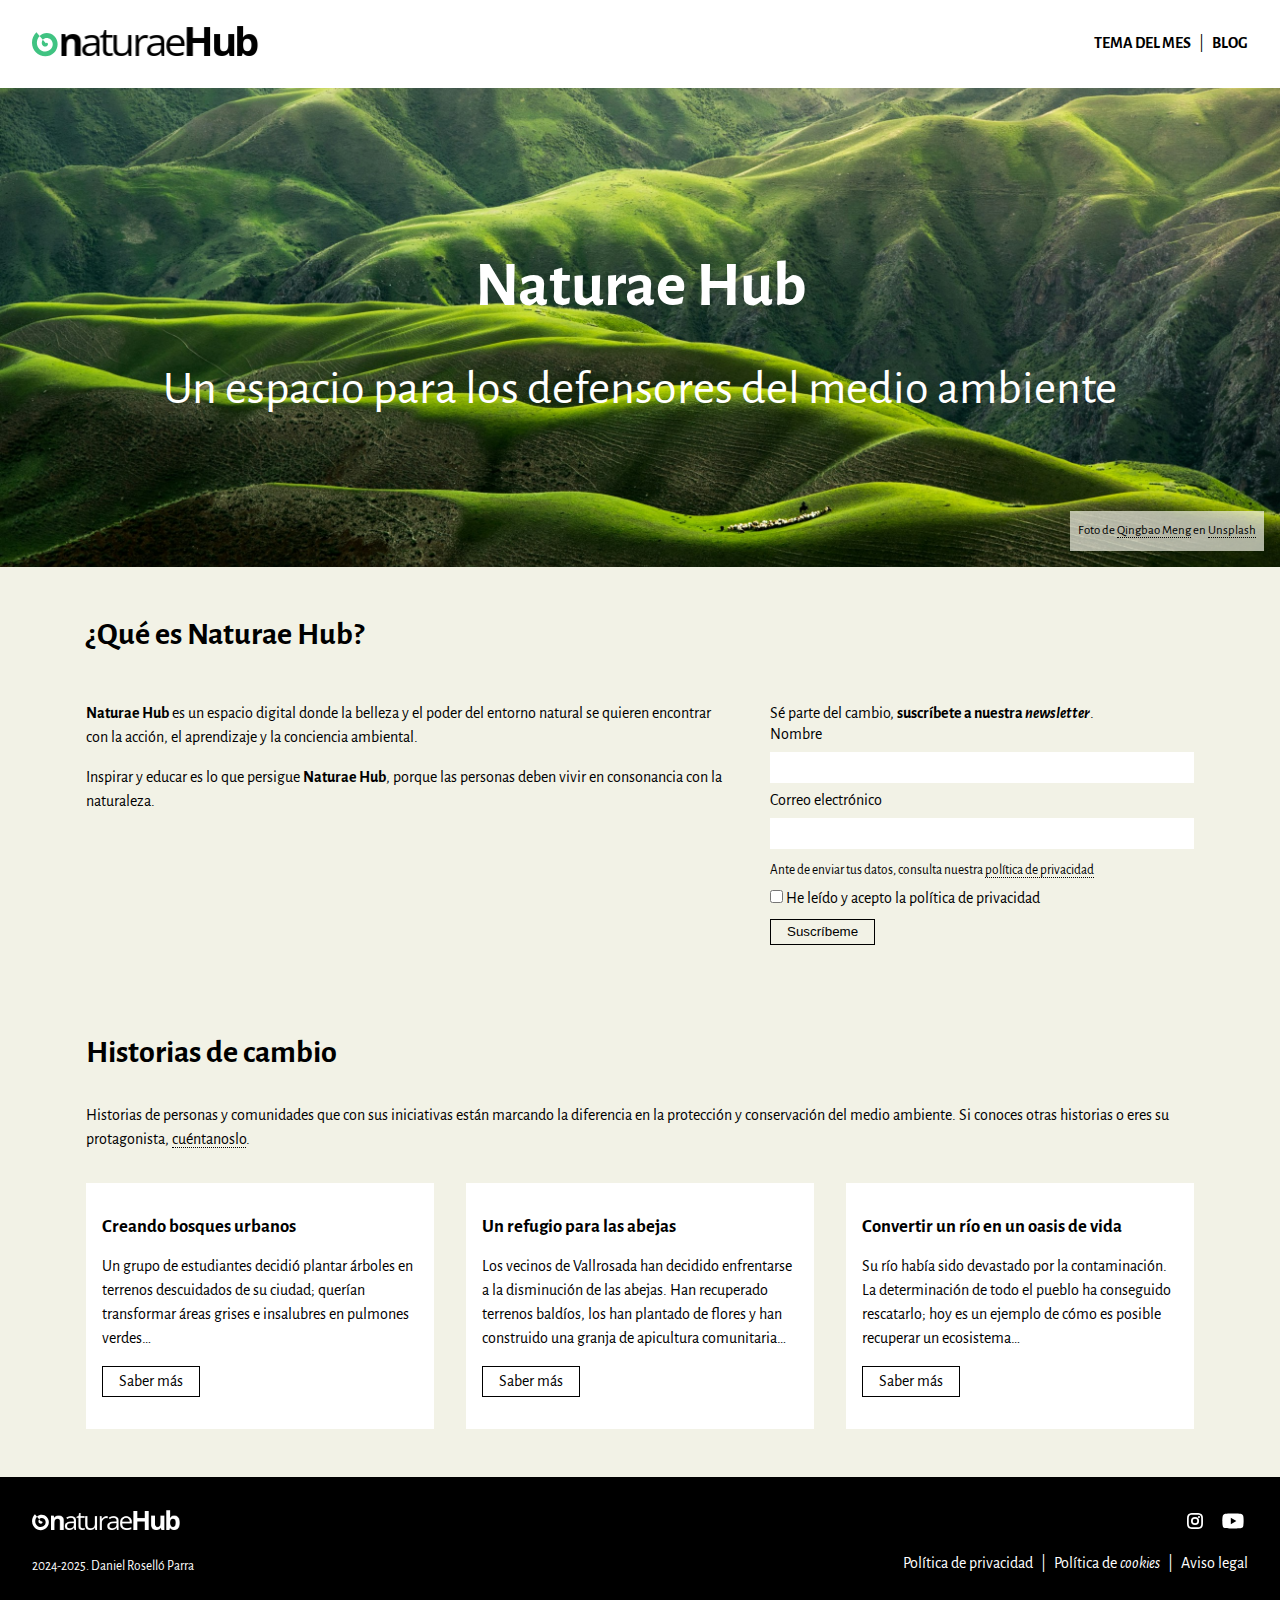
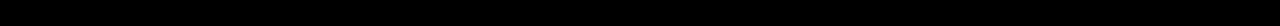
<file: index.html>
<!DOCTYPE html>
<html lang="es">
<head>
    <meta charset="UTF-8">
    <meta name="viewport" content="width=device-width, initial-scale=1.0">
    <meta name="description" content="Descubre la naturaleza con NatureHub. Encuentra información sobre parques naturales, rutas de senderismo, y cómo contribuir a la conservación del medio ambiente. ¡Únete a nuestra comunidad de amantes de la naturaleza!">
    <meta name="keywords" content="naturaleza, medio ambiente, parques naturales, rutas de senderismo, sostenibilidad">
    <title>Inicio | Naturae Hub</title>
    <link rel="stylesheet" href="./css/estilos.css">
    <link rel="icon" href="./img/favicon.png">
</head>
<body>
<header class="main-header">
    <a href="./index.html"><img src="./img/logotip.svg" alt="Logotipo naturae Hub" class="logo"></a>
    <nav class="menu">
        <ul>
            <li><a href="./tema-del-mes.html">Tema del mes</a></li>
            <li><a href="./blog.html">Blog</a></li>
        </ul>
    </nav>
</header>
<main class="main-index">
    <section id="banner">
        <div class="banner-content">
            <h1>Naturae Hub</h1>
            <p>Un espacio para los defensores del medio ambiente</p>              
        </div>
        <div class="banner-credito credito">
            <p>Foto de <a href="https://unsplash.com/@ideasboom?utm_content=creditCopyText&utm_medium=referral&utm_source=unsplash" target="_blank">Qingbao Meng</a> en <a href="https://unsplash.com/photos/birds-eye-view-photograph-of-green-mountains-01_igFr7hd4?utm_content=creditCopyText&utm_medium=referral&utm_source=unsplash" target="_blank">Unsplash</a></p>
        </div>    
    </section>
    <div class="main-container">
        <section id="que-es">
            <h2>¿Qué es Naturae Hub?</h2>
            <div class="que-es-container">
                <div class="que-es-content">                
                    <p><strong>Naturae Hub</strong> es un espacio digital donde la belleza y el poder del entorno natural se quieren encontrar con la acción, el aprendizaje y la conciencia ambiental.</p>
                    <p>Inspirar y educar es lo que persigue <strong>Naturae Hub</strong>, porque las personas deben vivir en consonancia con la naturaleza.</p>
                </div>
                <form action="#" method="post" class="que-es-form">
                    <p>Sé parte del cambio, <b>suscríbete a nuestra <i lang="en">newsletter</i></b>.</p>
                    <div class="form-group nombre">
                        <label for="nombre">Nombre</label>
                        <input type="text" name="nombre" id="nombre" required>
                    </div>
                    <div class="form-group email">
                        <label for="email">Correo electrónico</label>
                        <input type="email" name="email" id="email" required>
                    </div>
                    
                    <p><small>Ante de enviar tus datos, consulta nuestra <a href="#">política de privacidad</a></small></p>
                    <input type="checkbox" name="acepta" id="acepto" required><label for="acepto"> He leído y acepto la política de privacidad</label>
                    <input type="submit" class="boton" value="Suscríbeme">
                </form>
            </div> <!-- Qué es container -->           
        </section>
        <section id="historias">
            <header>
                <h2>Historias de cambio</h2>
                <p>Historias de personas y comunidades que con sus iniciativas están marcando la diferencia en la protección y conservación del medio ambiente. Si conoces otras historias o eres su protagonista, <a href="mailto:historias@naturaehub.org">cuéntanoslo</a>.</p>
            </header>            
            <div class="historias-article-container">
                <article>
                    <header>
                        <h3 class="article-title"><a href="#">Creando bosques urbanos</a></h3>
                    </header>
                    <p>Un grupo de estudiantes decidió plantar árboles en terrenos descuidados de su ciudad; querían transformar áreas grises e insalubres en pulmones verdes…</p>
                    <a href="#" class="boton">Saber más</a>
                </article>
                <article>
                    <header>
                        <h3 class="article-title"><a href="#">Un refugio para las abejas</a></h3>
                    </header>
                    <p>Los vecinos de Vallrosada han decidido enfrentarse a la disminución de las abejas. Han recuperado terrenos baldíos, los han plantado de flores y han construido una granja de apicultura comunitaria…</p>
                    <a href="#" class="boton">Saber más</a>
                </article>
                <article>
                    <header>
                        <h3 class="article-title"><a href="#">Convertir un río en un oasis de vida</a></h3>
                    </header>
                    <p>Su río había sido devastado por la contaminación. La determinación de todo el pueblo ha conseguido rescatarlo; hoy es un ejemplo de cómo es posible recuperar un ecosistema…</p>
                    <a href="#" class="boton">Saber más</a>
                </article>
            </div>
        </section>
    </div>
</main>
<footer class="main-footer">
    <div class="footer-info">
        <img src="./img/logotip-n.svg" alt="Logotipo naturaeHub" class="logo-n">
        <p class="nombre"><small>2024-2025. Daniel Roselló Parra</small></p>
    </div>    
    <div class="footer-links">
        <div class="social">
            <a href="#"><img src="./img/instagram.svg" alt="Logotipo Instagram"></a>
            <a href="#"><img src="./img/youtube.svg" alt="Logotipo Youtube"></a>
        </div>
        <div class="legal">
            <ul>
                <li><a href="#">Política de privacidad</a></li>
                <li><a href="#">Política de <i lang="en">cookies</i></a></li>
                <li><a href="#">Aviso legal</a></li>
            </ul>
        </div>
    </div>
</footer>
</body>
</html>
</file>
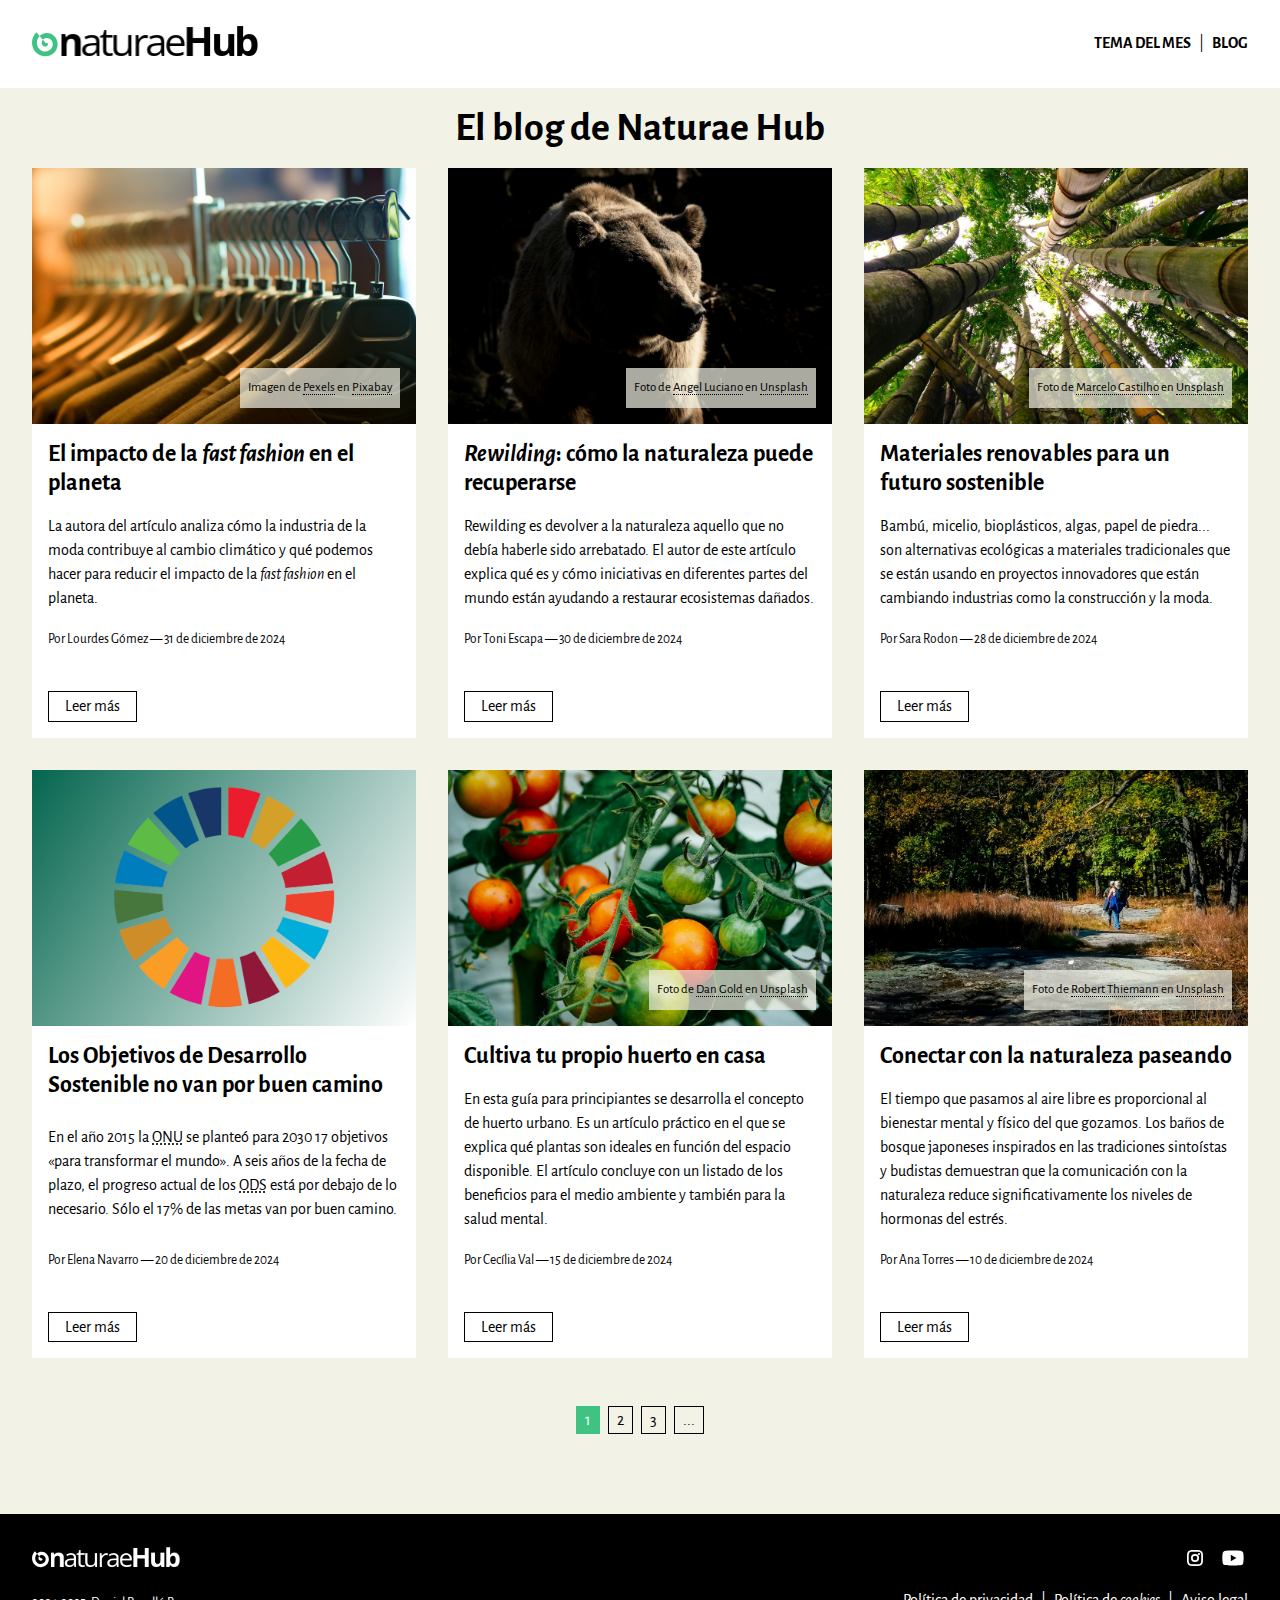
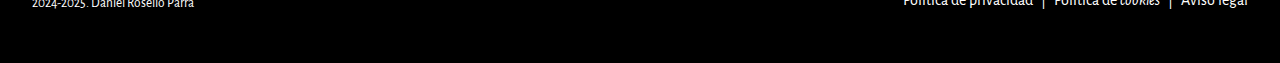
<file: blog.html>
<!DOCTYPE html>
<html lang="es">
<head>
    <meta charset="UTF-8">
    <meta name="viewport" content="width=device-width, initial-scale=1.0">
    <meta name="description" content="Explora el blog de NatureHub, donde abordamos temas como sostenibilidad, biodiversidad, fast fashion, rewilding, materiales renovables y más. Inspírate con artículos sobre el medio ambiente y cómo mejorar nuestra conexión con la naturaleza.
    ">
    <meta name="keywords" content="blog sobre naturaleza, NatureHub, sostenibilidad, biodiversidad, medio ambiente, fast fashion, rewilding, materiales renovables, objetivos de desarrollo sostenible, huertos urbanos, conectar con la naturaleza, bienestar ambiental
    ">
    <title>Blog | Naturae Hub</title>
    <link rel="stylesheet" href="./css/estilos.css">
    <link rel="icon" href="./img/favicon.png">
</head>
<body>
<header class="main-header">
    <a href="./index.html"><img src="./img/logotip.svg" alt="Logotipo naturae Hub" class="logo"></a>
    <nav class="menu">
        <ul>
            <li><a href="./tema-del-mes.html">Tema del mes</a></li>
            <li><a href="./blog.html">Blog</a></li>
        </ul>
    </nav>
</header>
<!-- Pongo 2 clases al main para  asignarle paddig según contenido. Por ejemplo todo el main del index (al que he llamado main-index), no tiene padding-->
<main class="main blog">   
    <h1 id="blog-titulo">El blog de Naturae Hub</h1>
    <div class="main-container">    
        <div class="blog-article-container">           
            <article class="blog-card">
                <figure class="credito">
                    <img src="./img/post-fast-fashion.jpg" alt="Perchero">
                    <figcaption>
                        <p>Imagen de <a href="https://pixabay.com/es/users/pexels-2286921/?utm_source=link-attribution&utm_medium=referral&utm_campaign=image&utm_content=1834650" target="_blank">Pexels</a> en <a href="https://pixabay.com/es//?utm_source=link-attribution&utm_medium=referral&utm_campaign=image&utm_content=1834650" target="_blank">Pixabay</a></p>
                    </figcaption>
                </figure>
                <div class="blog-content">
                    <header class="blog-card-header">
                        <h2><a href="./post.html">El impacto de la <i lang="en">fast fashion</i> en el planeta</a></h2>                
                    </header>            
                    <p>La autora del artículo analiza cómo la industria de la moda contribuye al cambio climático y qué podemos hacer para reducir el impacto de la <i lang="en">fast fashion</i> en el planeta.</p>
                    <footer class="blog-card-footer">
                        <p><small>Por Lourdes Gómez — <time datetime="2024-12-31">31 de diciembre de 2024</time></small></p>
                        <a href="./post.html" class="boton">Leer más</a> 
                    </footer>  
                </div>               
            </article>
            <article class="blog-card">
                <figure class="credito">
                    <img src="./img/blog-oso.jpg" alt="Oso">
                    <figcaption>
                        <p>Foto de <a href="https://unsplash.com/@roaming_angel?utm_content=creditCopyText&utm_medium=referral&utm_source=unsplash" target="_blank">Angel Luciano</a> en <a href="https://unsplash.com/photos/brown-grizzly-bear-crawling-in-the-woods-kNeWMuetKrY?utm_content=creditCopyText&utm_medium=referral&utm_source=unsplash" target="_blank">Unsplash</a></p>
                    </figcaption>
                </figure>
                <div class="blog-content">
                    <header class="blog-card-header">
                        <h2><a href="#"><i lang="en">Rewilding</i>: cómo la naturaleza puede recuperarse</a></h2>
                    </header>
                    <p>Rewilding es devolver a la naturaleza aquello que no debía haberle sido arrebatado. El autor de este artículo explica qué es y cómo iniciativas en diferentes partes del mundo están ayudando a restaurar ecosistemas dañados.</p>
                    <footer class="blog-card-footer">
                        <p><small>Por Toni Escapa — <time datetime="2024-12-30">30 de diciembre de 2024</time></small></p>
                        <a href="#" class="boton">Leer más</a>
                    </footer>
                </div>
            </article>
            
            <article class="blog-card">
                <figure class="credito">
                    <img src="./img/blog-bambu.jpg" alt="Bambú">
                    <figcaption>
                        <p>Foto de <a href="https://unsplash.com/@marcelac61?utm_content=creditCopyText&utm_medium=referral&utm_source=unsplash" target="_blank">Marcelo Castilho</a> en <a href="https://unsplash.com/photos/a-group-of-tall-bamboo-trees-in-a-forest-58V7w40BE6g?utm_content=creditCopyText&utm_medium=referral&utm_source=unsplash" target="_blank">Unsplash</a></p>
                    </figcaption>
                </figure>
                <div class="blog-content">
                    <header class="blog-card-header">
                        <h2><a href="#">Materiales renovables para un futuro sostenible</a></h2>
                    </header>
                    <p>Bambú, micelio, bioplásticos, algas, papel de piedra... son alternativas ecológicas a materiales tradicionales que se están usando en proyectos innovadores que están cambiando industrias como la construcción y la moda.</p>
                    <footer class="blog-card-footer">
                        <p><small>Por Sara Rodon — <time datetime="2024-12-28">28 de diciembre de 2024</time></small></p>
                        <a href="#" class="boton">Leer más</a>
                    </footer>
                </div>
            </article>
            
            <article class="blog-card">
                <figure class="credito">
                    <img src="./img/blog-ods.png" alt="Objetivos de Desarrollo Sostenible">                
                </figure>
                <div class="blog-content">
                    <header class="blog-card-header">
                        <h2><a href="#">Los Objetivos de Desarrollo Sostenible no van por buen camino</a></h2>
                    </header>
                    <p>En el año 2015 la <abbr title="Organización de las Naciones Unidas">ONU</abbr> se planteó para 2030 17 objetivos &laquo;para transformar el mundo&raquo;. A seis años de la fecha de plazo, el progreso actual de los <abbr title="Objetivos de Desarrollo Sostenible">ODS</abbr> está por debajo de lo necesario. Sólo el 17% de las metas van por buen camino.</p>

                    <footer class="blog-card-footer">
                        <p><small>Por Elena Navarro — <time datetime="2024-12-20">20 de diciembre de 2024</time></small></p>
                        <a href="#" class="boton">Leer más</a>
                    </footer>
                </div>
            </article>
            
            <article class="blog-card">
                <figure class="credito">
                    <img src="./img/blog-huerto.jpg" alt="Huerto urbano">
                    <figcaption>
                        <p>Foto de <a href="https://unsplash.com/@danielcgold?utm_content=creditCopyText&utm_medium=referral&utm_source=unsplash" target="_blank">Dan Gold</a> en <a href="https://unsplash.com/photos/tomatoes-hanging-on-tomato-plant-4LiUI-Y2mI8?utm_content=creditCopyText&utm_medium=referral&utm_source=unsplash" target="_blank">Unsplash</a></p>
                    </figcaption>
                </figure>
                <div class="blog-content">
                    <header class="blog-card-header">
                        <h2><a href="#">Cultiva tu propio huerto en casa</a></h2>
                    </header>
                    <p>En esta guía para principiantes se desarrolla el concepto de huerto urbano. Es un artículo práctico en el que se explica qué plantas son ideales en función del espacio disponible. El artículo concluye con un listado de los beneficios para el medio ambiente y también para la salud mental.</p>
                    <footer class="blog-card-footer">
                        <p><small>Por Cecília Val — <time datetime="2024-12-15">15 de diciembre de 2024</time></small></p>
                        <a href="#" class="boton">Leer más</a>
                    </footer>
                </div>
            </article>
            
            <article class="blog-card">
                <figure class="credito">
                    <img src="./img/blog-caminar.jpg" alt="Personas caminando">
                    <figcaption>
                        <p>Foto de <a href="https://unsplash.com/@rthiemann?utm_content=creditCopyText&utm_medium=referral&utm_source=unsplash" target="_blank">Robert Thiemann</a> en <a href="https://unsplash.com/photos/2-person-walking-on-road-between-green-trees-during-daytime-3bYUmYV397E?utm_content=creditCopyText&utm_medium=referral&utm_source=unsplash" target="_blank">Unsplash</a></p>
                    </figcaption>
                </figure>
                <div class="blog-content">
                    <header class="blog-card-header">
                        <h2><a href="#">Conectar con la naturaleza paseando</a></h2>
                    </header>
                    <p>El tiempo que pasamos al aire libre es proporcional al bienestar mental y físico del que gozamos. Los baños de bosque japoneses inspirados en las tradiciones sintoístas y budistas demuestran que la comunicación con la naturaleza reduce significativamente los niveles de hormonas del estrés.</p>
                    <footer class="blog-card-footer">
                        <p><small>Por Ana Torres — <time datetime="2024-12-10">10 de diciembre de 2024</time></small></p>
                        <a href="#" class="boton">Leer más</a>
                    </footer>
                </div>
            </article>
        </div> <!--blog-article-container-->  
        
            <ul class="paginacion">
                <li class="actual-pag">1</li>
                <li>2</li>
                <li>3</li>
                <li>...</li>
            </ul>   
            
             
    </div>
</main>
<footer class="main-footer">
    <div class="footer-info">
        <img src="./img/logotip-n.svg" alt="Logotipo naturaeHub" class="logo-n">
        <p class="nombre"><small>2024-2025. Daniel Roselló Parra</small></p>
    </div>    
    <div class="footer-links">
        <div class="social">
            <a href="#"><img src="./img/instagram.svg" alt="Logotipo Instagram"></a>
            <a href="#"><img src="./img/youtube.svg" alt="Logotipo Youtube"></a>
        </div>
        <div class="legal">
            <ul>
                <li><a href="#">Política de privacidad</a></li>
                <li><a href="#">Política de <i lang="en">cookies</i></a></li>
                <li><a href="#">Aviso legal</a></li>
            </ul>
        </div>
    </div>
</footer>
</body>
</html>
</file>
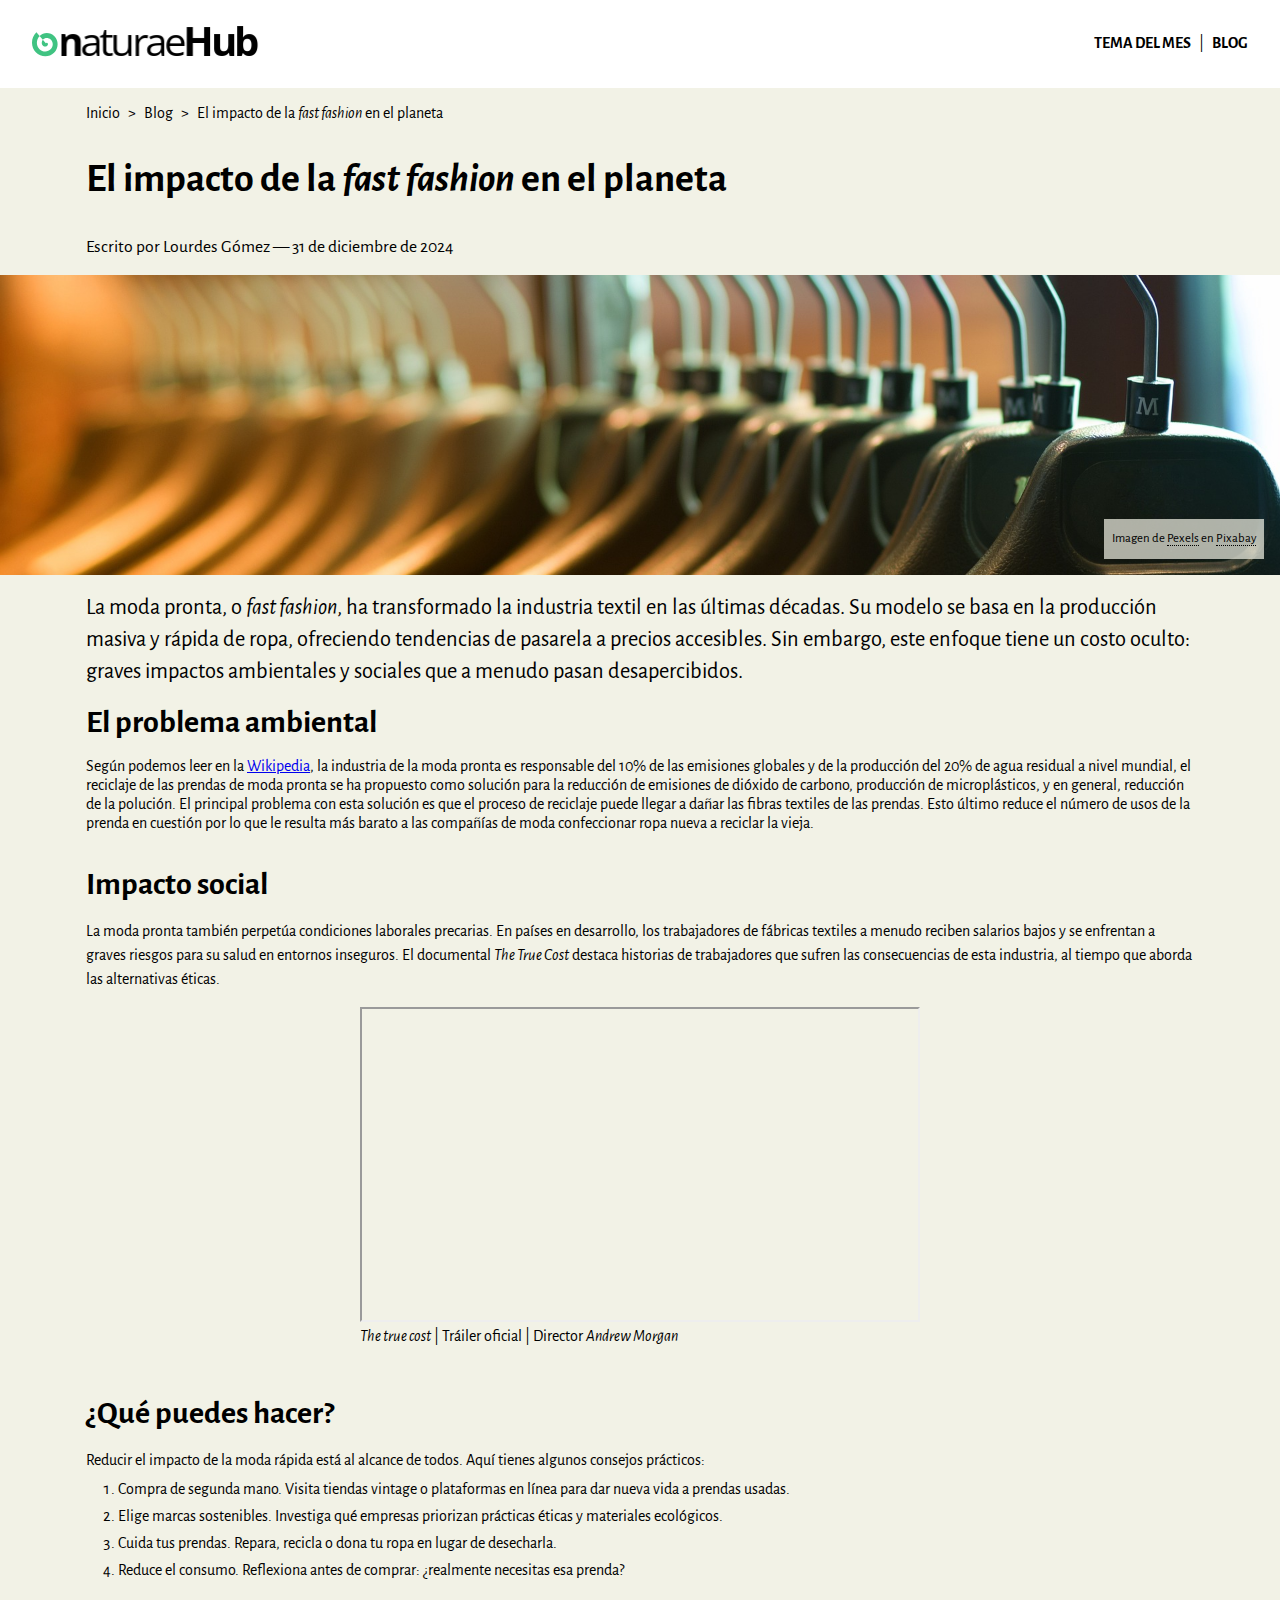
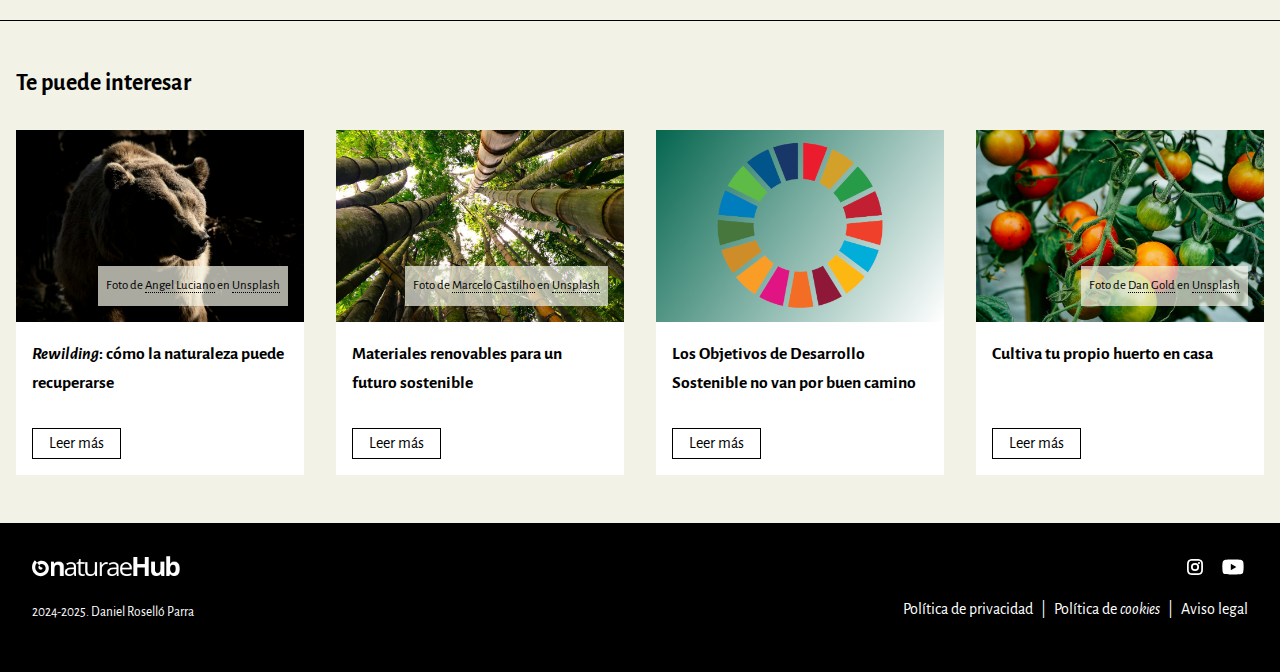
<file: post.html>
<!DOCTYPE html>
<html lang="es">
<head>
    <meta charset="UTF-8">
    <meta name="viewport" content="width=device-width, initial-scale=1.0">
    <meta name="description" content="Descubre el impacto ambiental y social de la llamada 'fast fashion' en el planeta. Aprende cómo puedes contribuir a reducir sus efectos negativos con consejos prácticos y sostenibles.">
    <meta name="keywords" content="moda rápida, fast fashion, impacto ambiental, impacto social, sostenibilidad, reciclaje, moda ética, consejos prácticos, Naturae Hub">


    <title>Post: Fast Fashion | Naturae Hub</title>
    <link rel="stylesheet" href="./css/estilos.css">
    <link rel="icon" href="./img/favicon.png">
</head>
<body>
<header class="main-header">
    <a href="./index.html"><img src="./img/logotip.svg" alt="Logotipo naturae Hub" class="logo"></a>
    <nav class="menu">
        <ul>
            <li><a href="./tema-del-mes.html">Tema del mes</a></li>
            <li><a href="./blog.html">Blog</a></li>
        </ul>
    </nav>
</header>
<!-- Pongo 2 clases al main para  asignarle paddig según contenido. Por ejemplo todo el main del index (al que he llamado main-index), no tiene padding-->
<main class="main post">   
    <article>
        <div class="main-container">
            <header>
                <ul class="breadcrum">
                    <li><a href="./index.html">Inicio</a></li>
                    <li><a href="./blog.html">Blog</a></li>
                    <li>El impacto de la <i lang="en">fast fashion</i> en el planeta</li>
                </ul>
                <h1>El impacto de la <i lang="en">fast fashion</i> en el planeta</h1>
                <p class="autor-post">Escrito por Lourdes Gómez — <time datetime="2024-12-31">31 de diciembre de 2024</time></p>
            </header>
        </div>
        <div id="post-banner">
            <div class="banner-credito credito">
                <p>Imagen de <a href="https://pixabay.com/es/users/pexels-2286921/?utm_source=link-attribution&utm_medium=referral&utm_campaign=image&utm_content=1834650" target="_blank">Pexels</a> en <a href="https://pixabay.com/es//?utm_source=link-attribution&utm_medium=referral&utm_campaign=image&utm_content=1834650" target="_blank">Pixabay</a></p>
            </div> 
        </div>
        <div class="main-container">
           <p class="intro-post">La moda pronta, o <i lang="en">fast fashion</i>, ha transformado la industria textil en las últimas décadas. Su modelo se basa en la producción masiva y rápida de ropa, ofreciendo tendencias de pasarela a precios accesibles. Sin embargo, este enfoque tiene un costo oculto: graves impactos ambientales y sociales que a menudo pasan desapercibidos.</p>
           <section id="problema-ambiental">
                <h2>El problema ambiental</h2>
                Según podemos leer en la <a href="https://es.wikipedia.org/wiki/Moda_pronta" target="_blank">Wikipedia</a>, la industria de la moda pronta es responsable del 10% de las emisiones globales y de la producción del 20% de agua residual a nivel mundial, el reciclaje de las prendas de moda pronta se ha propuesto como solución para la reducción de emisiones de dióxido de carbono, producción de microplásticos, y en general, reducción de la polución. El principal problema con esta solución es que el proceso de reciclaje puede llegar a dañar las fibras textiles de las prendas. Esto último reduce el número de usos de la prenda en cuestión por lo que le resulta más barato a las compañías de moda confeccionar ropa nueva a reciclar la vieja.
           </section>
           <section id="impacto-social">
                <h2>Impacto social</h2>
                <p>La moda pronta también perpetúa condiciones laborales precarias. En países en desarrollo, los trabajadores de fábricas textiles a menudo reciben salarios bajos y se enfrentan a graves riesgos para su salud en entornos inseguros. El documental <cite lang="en">The True Cost</cite> destaca historias de trabajadores que sufren las consecuencias de esta industria, al tiempo que aborda las alternativas éticas.</p>
                <figure>
                    <iframe width="560" height="315" src="https://www.youtube.com/embed/OaGp5_Sfbss?si=mpMjvkxJo5wDC4IB" title="YouTube video player"  allow="accelerometer; autoplay; clipboard-write; encrypted-media; gyroscope; picture-in-picture; web-share" referrerpolicy="strict-origin-when-cross-origin" allowfullscreen></iframe>
                    <figcaption><cite lang="en">The true cost</cite> | Tráiler oficial | Director <i>Andrew Morgan</i></figcaption>
                </figure>

           </section>
           <section id="que-puedes-hacer">
                <h2>¿Qué puedes hacer?</h2>
                <p>Reducir el impacto de la moda rápida está al alcance de todos. Aquí tienes algunos consejos prácticos:</p>
                <ol>
                    <li>Compra de segunda mano. Visita tiendas vintage o plataformas en línea para dar nueva vida a prendas usadas.</li>
                    <li>Elige marcas sostenibles. Investiga qué empresas priorizan prácticas éticas y materiales ecológicos.</li>
                    <li>Cuida tus prendas. Repara, recicla o dona tu ropa en lugar de desecharla.</li>
                    <li>Reduce el consumo. Reflexiona antes de comprar: ¿realmente necesitas esa prenda?</li>
                    
                </ol>
           </section>
        </div>


    </article>
    <aside id="post-aside">
        <h2>Te puede interesar</h2>
        <div class="post-article-container"> 
            <article class="blog-card">
                <figure class="credito">
                    <img src="./img/blog-oso.jpg" alt="Oso">
                    <figcaption>
                        <p>Foto de <a href="https://unsplash.com/@roaming_angel?utm_content=creditCopyText&utm_medium=referral&utm_source=unsplash" target="_blank">Angel Luciano</a> en <a href="https://unsplash.com/photos/brown-grizzly-bear-crawling-in-the-woods-kNeWMuetKrY?utm_content=creditCopyText&utm_medium=referral&utm_source=unsplash" target="_blank">Unsplash</a></p>
                    </figcaption>
                </figure>
                <div class="blog-content">
                    <h2><a href="#"><i lang="en">Rewilding</i>: cómo la naturaleza puede recuperarse</a></h2>
                    <a href="#" class="boton">Leer más</a>
                </div>
            </article>
            <article class="blog-card">
                <figure class="credito">
                    <img src="./img/blog-bambu.jpg" alt="Bambú">
                    <figcaption>
                        <p>Foto de <a href="https://unsplash.com/@marcelac61?utm_content=creditCopyText&utm_medium=referral&utm_source=unsplash" target="_blank">Marcelo Castilho</a> en <a href="https://unsplash.com/photos/a-group-of-tall-bamboo-trees-in-a-forest-58V7w40BE6g?utm_content=creditCopyText&utm_medium=referral&utm_source=unsplash" target="_blank">Unsplash</a></p>
                    </figcaption>
                </figure>
                <div class="blog-content">
                    <h2><a href="#">Materiales renovables para un futuro sostenible</a></h2>
                    <a href="#" class="boton">Leer más</a>
                </div>
            </article>
            
            <article class="blog-card">
                <figure class="credito">
                    <img src="./img/blog-ods.png" alt="Objetivos de Desarrollo Sostenible">
                </figure>
                <div class="blog-content">
                    <h2><a href="#">Los Objetivos de Desarrollo Sostenible no van por buen camino</a></h2>
                    <a href="#" class="boton">Leer más</a>
                </div>
            </article>
            
            <article class="blog-card">
                <figure class="credito">
                    <img src="./img/blog-huerto.jpg" alt="Huerto urbano">
                    <figcaption>
                        <p>Foto de <a href="https://unsplash.com/@danielcgold?utm_content=creditCopyText&utm_medium=referral&utm_source=unsplash" target="_blank">Dan Gold</a> en <a href="https://unsplash.com/photos/tomatoes-hanging-on-tomato-plant-4LiUI-Y2mI8?utm_content=creditCopyText&utm_medium=referral&utm_source=unsplash" target="_blank">Unsplash</a></p>
                    </figcaption>
                </figure>
                <div class="blog-content">
                    <h2><a href="#">Cultiva tu propio huerto en casa</a></h2>
                    <a href="#" class="boton">Leer más</a>
                </div>
            </article>
        </div>
    </aside>
        
       
</main>
<footer class="main-footer">
    <div class="footer-info">
        <img src="./img/logotip-n.svg" alt="Logotipo naturaeHub" class="logo-n">
        <p class="nombre"><small>2024-2025. Daniel Roselló Parra</small></p>
    </div>    
    <div class="footer-links">
        <div class="social">
            <a href="#"><img src="./img/instagram.svg" alt="Logotipo Instagram"></a>
            <a href="#"><img src="./img/youtube.svg" alt="Logotipo Youtube"></a>
        </div>
        <div class="legal">
            <ul>
                <li><a href="#">Política de privacidad</a></li>
                <li><a href="#">Política de <i lang="en">cookies</i></a></li>
                <li><a href="#">Aviso legal</a></li>
            </ul>
        </div>
    </div>
</footer>
</body>
</html>
</file>
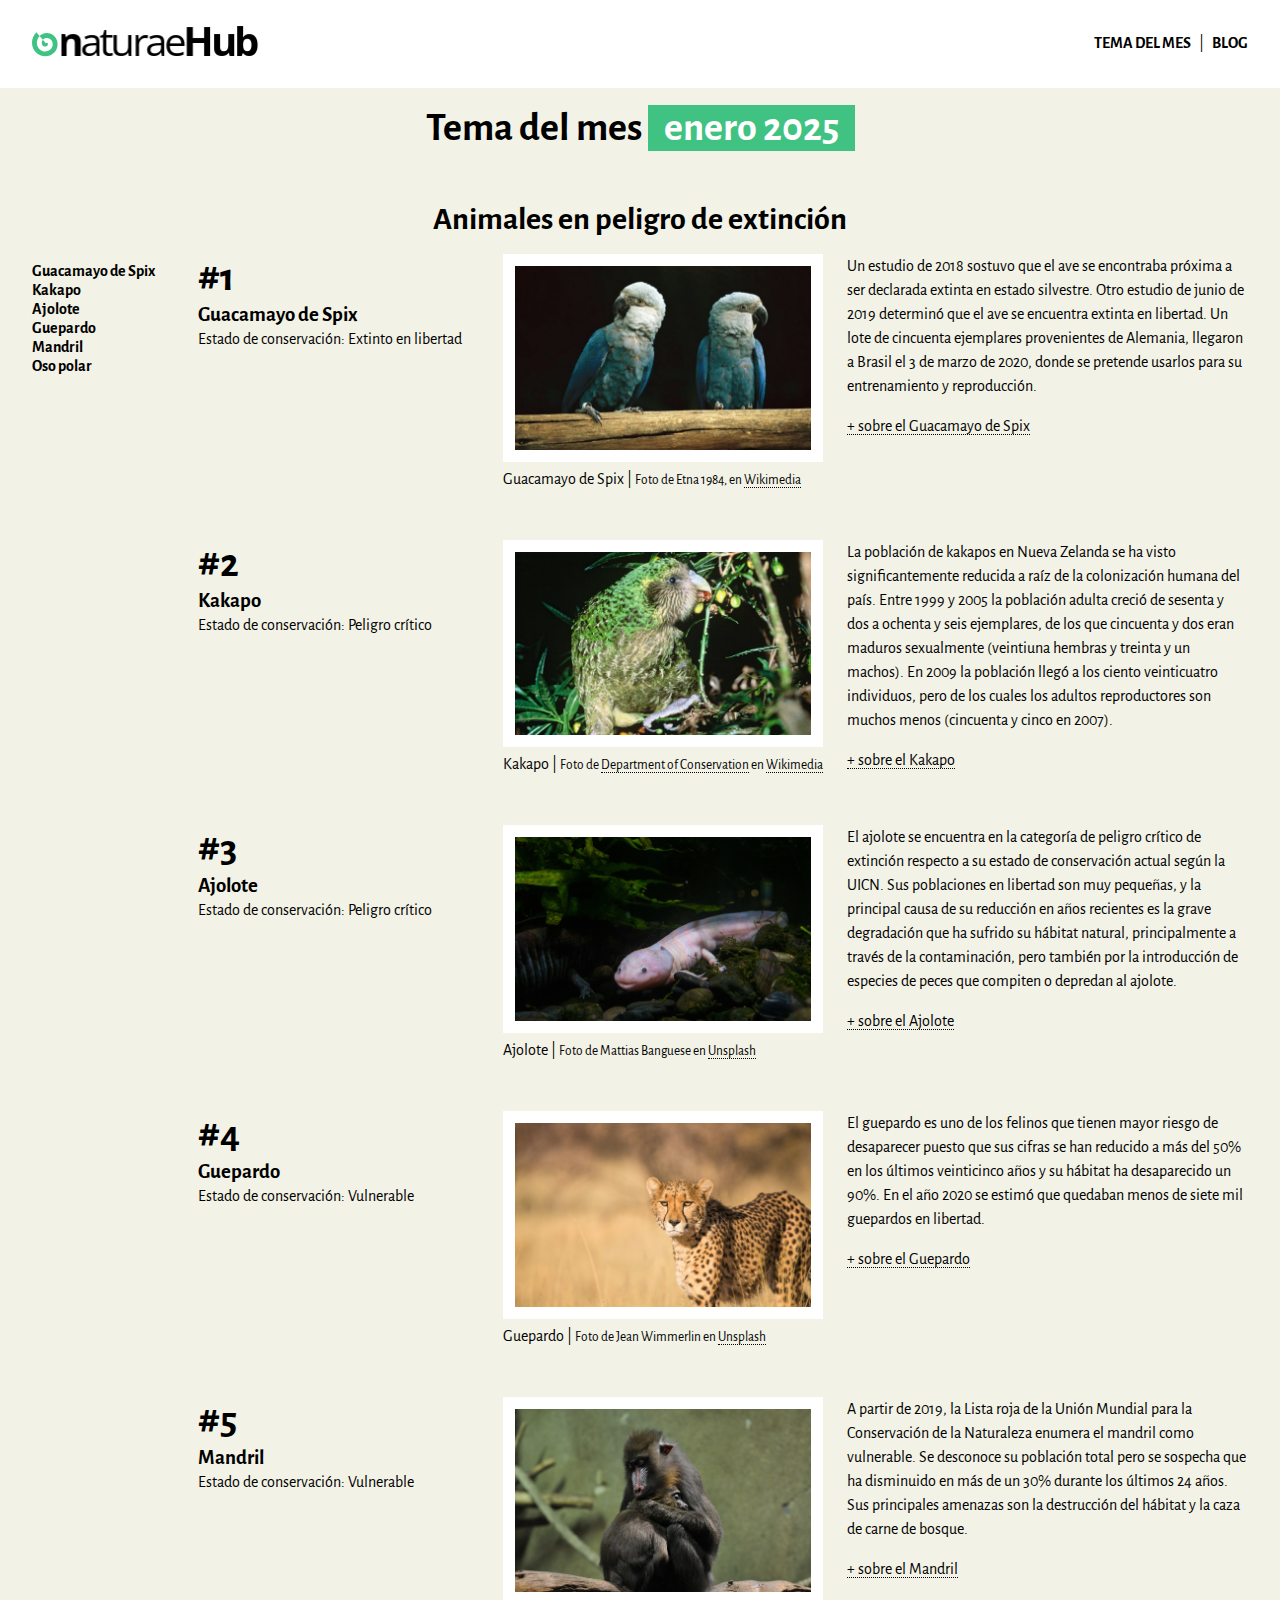
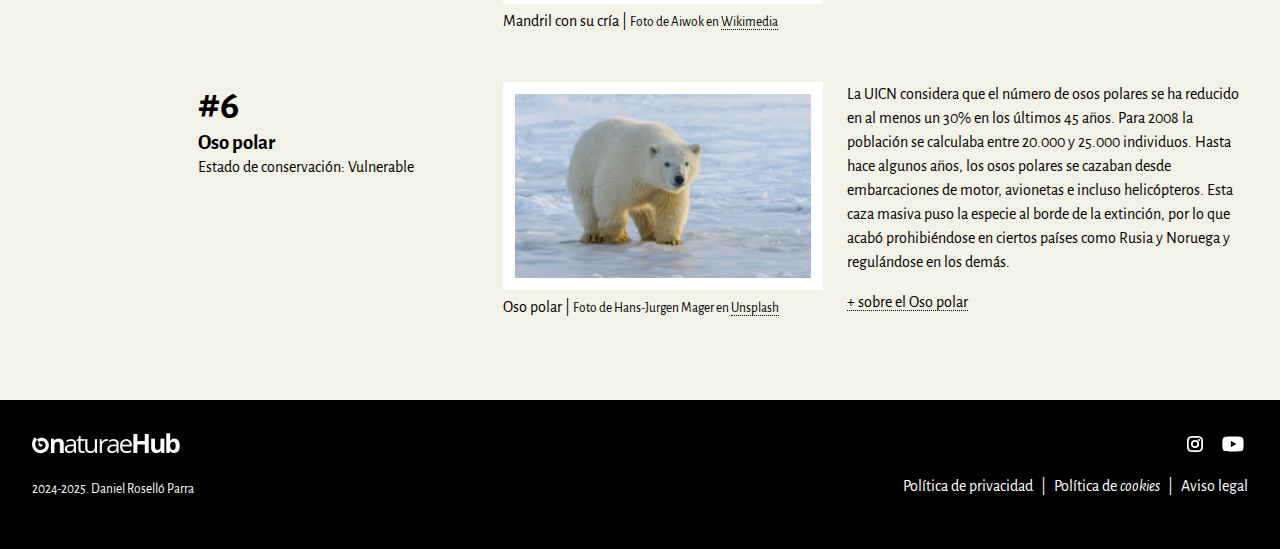
<file: tema-del-mes.html>
<!DOCTYPE html>
<html lang="es">
<head>
    <meta charset="UTF-8">
    <meta name="viewport" content="width=device-width, initial-scale=1.0">
    <meta name="description" content="Descubre el tema del mes en NatureHub, donde exploramos las maravillas de la naturaleza, biodiversidad y sostenibilidad. Únete a nuestra comunidad apasionada por el medio ambiente.">
    <meta name="keywords" content="naturaleza, tema del mes, NatureHub, biodiversidad, sostenibilidad, medio ambiente, exploración natural, comunidad ecológica, cuidado ambiental, conservación">

    <title>Tema del mes | Naturae Hub</title>
    <link rel="stylesheet" href="./css/estilos.css">
    <link rel="icon" href="./img/favicon.png">
</head>
<body>
<header class="main-header">
    <a href="./index.html"><img src="./img/logotip.svg" alt="Logotipo naturae Hub" class="logo"></a>
    <nav class="menu">
        <ul>
            <li><a href="./tema-del-mes.html">Tema del mes</a></li>
            <li><a href="./blog.html">Blog</a></li>
        </ul>
    </nav>
</header>
<!-- Pongo 2 clases al main para  asignarle paddig según contenido. Por ejemplo todo el main del index (al que he llamado main-index), no tiene padding-->
<main class="main tema-del-mes">
   
    <div id="tema-titulo">
        <h1>Tema del mes <span class="mes">enero 2025</span></h1>
        <h2>Animales en peligro de extinción</h2>
    </div>
    <div class="main-container">
        <aside class="menu-lateral">
            <ul>
                <li><a href="#guacamayo">Guacamayo de Spix</a></li>
                <li><a href="#kakapo">Kakapo</a></li>
                <li><a href="#ajolote">Ajolote</a></li>
                <li><a href="#guepardo">Guepardo</a></li>
                <li><a href="#mandril">Mandril</a></li>
                <li><a href="#oso-polar">Oso polar</a></li>
            </ul>
        </aside>
        <div id="especies-listado">
            <article id="guacamayo" class="especie-card">
                <header>
                    <span class="num">#1</span>
                    <h3>Guacamayo de Spix</h3>
                    <p>Estado de conservación: Extinto en libertad</p>
                </header>                
                <figure>
                    <img src="./img/tema-guacamayo-de-spix.jpg" alt="Guacamayo de Spix">
                    <figcaption>
                        <p>Guacamayo de Spix | <small>Foto de Etna 1984, en <a href="https://commons.wikimedia.org/w/index.php?curid=46256480" target="_blank">Wikimedia</a></small></p>
                    </figcaption>
                </figure>     
                <div class="especie-texto">
                    <p>Un estudio de 2018 sostuvo que el ave se encontraba próxima a ser declarada extinta en estado silvestre. Otro estudio de junio de 2019 determinó que el ave se encuentra extinta en libertad. Un lote de cincuenta ejemplares provenientes de Alemania, llegaron a Brasil el 3 de marzo de 2020, donde se pretende usarlos para su entrenamiento y reproducción.</p>
                    <p class="info"><a href="#">+ sobre el Guacamayo de Spix</a></p>
                </div>               
            </article>
            <article id="kakapo" class="especie-card">
                <header>
                    <span class="num">#2</span>
                    <h3>Kakapo</h3>
                    <p>Estado de conservación: Peligro crítico</p>
                </header>                
                <figure>
                    <img src="./img/tema-kakapo.jpg" alt="Kakapo">
                    <figcaption>
                        <p>Kakapo | <small>Foto de <a href="https://www.flickr.com/people/40456023@N03" target="_blank" lang="en">Department of Conservation</a> en <a href="https://commons.wikimedia.org/w/index.php?curid=46968151" target="_blank">Wikimedia</a></small></p>
                    </figcaption>
                </figure>     
                <div class="especie-texto">
                    <p>La población de kakapos en Nueva Zelanda se ha visto significantemente reducida a raíz de la colonización humana del país. Entre 1999 y 2005 la población adulta creció de sesenta y dos a ochenta y seis ejemplares, de los que cincuenta y dos eran maduros sexualmente (veintiuna hembras y treinta y un machos). En 2009 la población llegó a los ciento veinticuatro individuos, pero de los cuales los adultos reproductores son muchos menos (cincuenta y cinco en 2007).</p>
                    <p class="info"><a href="#">+ sobre el Kakapo</a></p>
                </div>               
            </article>
            
            <article id="ajolote" class="especie-card">
                <header>
                    <span class="num">#3</span>
                    <h3>Ajolote</h3>
                    <p>Estado de conservación: Peligro crítico</p>
                </header>                
                <figure>
                    <img src="./img/tema-ajolote.jpg" alt="Ajolote">
                    <figcaption>
                        <p>Ajolote | <small>Foto de Mattias Banguese en <a href="https://unsplash.com/es/@matt80?utm_content=creditCopyText&utm_medium=referral&utm_source=unsplash" target="_blank">Unsplash</a></small></p>
                    </figcaption>
                </figure>     
                <div class="especie-texto">
                    <p>El ajolote se encuentra en la categoría de peligro crítico de extinción respecto a su estado de conservación actual según la UICN. Sus poblaciones en libertad son muy pequeñas, y la principal causa de su reducción en años recientes es la grave degradación que ha sufrido su hábitat natural, principalmente a través de la contaminación, pero también por la introducción de especies de peces que compiten o depredan al ajolote.</p>
                    <p class="info"><a href="#">+ sobre el Ajolote</a></p>
                </div>               
            </article>
            
            <article id="guepardo" class="especie-card">
                <header>
                    <span class="num">#4</span>
                    <h3>Guepardo</h3>
                    <p>Estado de conservación: Vulnerable</p>
                </header>                
                <figure>
                    <img src="./img/tema-guepardo.jpg" alt="Guepardo">
                    <figcaption>
                        <p>Guepardo | <small>Foto de Jean Wimmerlin en <a href="https://unsplash.com/es/@jwimmerli?utm_content=creditCopyText&utm_medium=referral&utm_source=unsplash" target="_blank">Unsplash</a></small></p>
                    </figcaption>
                </figure>     
                <div class="especie-texto">
                    <p>El guepardo es uno de los felinos que tienen mayor riesgo de desaparecer puesto que sus cifras se han reducido a más del 50% en los últimos veinticinco años y su hábitat ha desaparecido un 90%. En el año 2020 se estimó que quedaban menos de siete mil guepardos en libertad.</p>
                    <p class="info"><a href="#">+ sobre el Guepardo</a></p>
                </div>               
            </article>
            
            <article id="mandril" class="especie-card">
                <header>
                    <span class="num">#5</span>
                    <h3>Mandril</h3>
                    <p>Estado de conservación: Vulnerable</p>
                </header>                
                <figure>
                    <img src="./img/tema-mandril.jpg" alt="Mandril">
                    <figcaption>
                        <p>Mandril con su cría | <small>Foto de Aiwok en <a href="https://commons.wikimedia.org/wiki/User:Aiwok" target="_blank">Wikimedia</a></small></p>
                    </figcaption>
                </figure>     
                <div class="especie-texto">
                    <p>A partir de 2019, la Lista roja de la Unión Mundial para la Conservación de la Naturaleza enumera el mandril como vulnerable. Se desconoce su población total pero se sospecha que ha disminuido en más de un 30% durante los últimos 24 años. Sus principales amenazas son la destrucción del hábitat y la caza de carne de bosque.</p>
                    <p class="info"><a href="#">+ sobre el Mandril</a></p>
                </div>               
            </article>            
            <article id="oso-polar"  class="especie-card">
                <header>
                    <span class="num">#6</span>
                    <h3>Oso polar</h3>
                    <p>Estado de conservación: Vulnerable</p>
                </header>                
                <figure>
                    <img src="./img/tema-oso-polar.jpg" alt="Oso polar">
                    <figcaption>
                        <p>Oso polar | <small>Foto de Hans-Jurgen Mager en <a href="https://unsplash.com/es/@hansjurgen007?utm_content=creditCopyText&utm_medium=referral&utm_source=unsplash" target="_blank">Unsplash</a></small></p>
                    </figcaption>
                </figure>     
                <div class="especie-texto">
                    <p>La UICN considera que el número de osos polares se ha reducido en al menos un 30% en los últimos 45 años. Para 2008 la población se calculaba entre 20.000 y 25.000 individuos. Hasta hace algunos años, los osos polares se cazaban desde embarcaciones de motor, avionetas e incluso helicópteros. Esta caza masiva puso la especie al borde de la extinción, por lo que acabó prohibiéndose en ciertos países como Rusia y Noruega y regulándose en los demás.</p>
                    <p class="info"><a href="#">+ sobre el Oso polar</a></p>
                </div>               
            </article>
           
            
           
        </div>
    </div>
</main>
<footer class="main-footer">
    <div class="footer-info">
        <img src="./img/logotip-n.svg" alt="Logotipo naturaeHub" class="logo-n">
        <p class="nombre"><small>2024-2025. Daniel Roselló Parra</small></p>
    </div>    
    <div class="footer-links">
        <div class="social">
            <a href="#"><img src="./img/instagram.svg" alt="Logotipo Instagram"></a>
            <a href="#"><img src="./img/youtube.svg" alt="Logotipo Youtube"></a>
        </div>
        <div class="legal">
            <ul>
                <li><a href="#">Política de privacidad</a></li>
                <li><a href="#">Política de <i lang="en">cookies</i></a></li>
                <li><a href="#">Aviso legal</a></li>
            </ul>
        </div>
    </div>
</footer>
</body>
</html>
</file>
<file: css/estilos.css>
/*Mobile first: Empezamos con el código para el móvil. Usremos "media queries" para la TABLET y el DESKTOP. Todo el CSS estará en este documento. Solo haré una query por cada dispositivo, en total 2 */


/* ESTILOS GLOBALES */
@import url('https://fonts.googleapis.com/css2?family=Alegreya+Sans:ital,wght@0,400;0,700;1,400;1,700&display=swap');
* {
    margin: 0;
    padding: 0;
}
*,
*::before,
*::after {
    box-sizing: border-box;
}
/*Variables*/
:root {
    --negro: rgb(0,0,0);
    --blanco: rgb(255,255,255);
    --verde: rgb(64, 195, 130);
    --beige: rgb(242, 242, 230);
    --beige-modificado: rgba(242, 242, 230, 0.7);   
}

/* ************************************* */
/*          ESTILOS GENERALES            */
/* ************************************* */
/*Estilos generales a toda la clase .boton*/
.boton {
    color: var(--negro);
    border: 1px solid var(--negro);
    display: block;
    width: max-content; /* Se ajusta a su contenido aún siendo un bloque */
    padding: .3rem 1rem;    
}
.boton:hover{
    border: 1px solid var(--verde);
}
/*Estilos concretos para los botones de tipo a*/
a.boton {
    text-decoration: none;
}
/*Estilos concretos para los botones de tipo input*/
input.boton {
    background-color: transparent;
    cursor: pointer;
}
body {
    font-family: "Alegreya Sans", serif;    
}
main {
    background-color: var(--beige);
    
}
/* Casi todos los main tienen el mismo padding, excepto el main del index que lo tiene su main-container */
.main, .main-index .main-container {
    padding: 1rem;
}
.main-container {
   
    max-width: 1140px;
    margin: auto;
}

section > header {
    /* Parece que todos los headers de las secciones tienen un margen inferior de unos 2rem, de momento lo pongo como general */
    margin-bottom: 2rem;
}
section  h2 {
    margin-bottom: 2rem;
    /* Los títulos h2 de las secciones parece que tienen un tamaño de 2rem */
}

/* Todo el texto tiene un line-height */
p {
    line-height: 1.5rem;
}
/* Enlaces dentro del texto */
p  a {
    color: var(--negro);
    text-decoration: none;
    border-bottom: 1px dotted var(--negro);
}
p  a:hover {
    border-bottom: 1px solid;
}
/* Creditos de las imágenes */
figure.credito {
    position: relative;
    
}



/* Configuramos también los figure que tienen crédito */
div.credito > p, figure.credito > figcaption{
    color: var(--negro);
    background-color: var(--beige-modificado);
    padding: .5rem;
    font-size: .8rem;
    position: absolute; 
    bottom: 1rem;
    right: 1rem;
}



/* ********************************* */
/*           MAIN HEADER             */
/* ********************************* */
.main-header {
    text-align: center;
    padding: 2rem .5rem;
}
img.logo {
    margin-bottom: 1rem;
}
/* ********************************* */
/*                 MENÚ              */
/* ********************************* */
nav.menu li{
    margin-bottom: 10px;
    list-style: none;
}
nav.menu a{
    color: var(--negro);
    text-decoration: none;
    text-transform: uppercase;
    font-weight: 700;
}
nav.menu a:hover {
    color: var(--verde);
}

/* ********************************* */
/*               FOOTER              */
/* ********************************* */
footer.main-footer {
    background-color: var(--negro);
    color: var(--blanco);
    text-align: center;
    padding: 2rem;
}

footer.main-footer img.logo-n{
    width: 150px;
    margin-bottom: 1rem;
    
}
p.nombre {
    margin-bottom: 1rem;
}
footer.main-footer a {
    
    color: inherit; /* Lo hereda de su ancestro que tenga color. En este caso el footer con color blanco.*/
    text-decoration: none;
}
footer.main-footer a:hover {
    color: var(--verde);
}
div.social {
    margin-bottom: 1rem;
}

div.social > a:not(a:last-of-type) {
    /*Se pone margen derecho a todos los enlaces menos al último enlace social*/
    margin-right: .5rem;
}
div.social > a:hover {
    opacity: .7;
    color: var(--blanco);   
}
div.legal li {
    margin-bottom: .5rem;
    list-style: none;
}

/* ************************************* */
/* ************************************* */
/*               INDEX.HTML              */
/* ************************************* */
/* ************************************* */
.main-container > section {
    padding: 2rem 0;
}
/* ********************************* */
/*          INDEX BANNER             */
/* ********************************* */
section#banner {    
    background-image: url(../img/hero-image-home.jpg);
    background-position: center;
    background-size: cover;
    color: var(--blanco);
    text-align: center;
    padding: 160px 1rem;
    position: relative; /* Para que el absolute de los créditos tome referencia de este contenedor */
}

div.banner-content > h1 {
    font-size: 3rem;
    margin-bottom: 3rem;
}
div.banner-content > p {
    font-size: 2rem;
    line-height: 2.1rem;
    
}



/* ********************************* */
/*          INDEX QUÉS-ES            */
/* ********************************* */

.que-es-content p:not(p:last-of-type){
    margin-bottom: 1rem;
}

/*Formulario*/
form {
    padding: 1rem 0;
}
input {
    margin: .5rem 0;
}

.form-group > input{
    /* En el móvil parece que ocupan el 100%*/
    display: block;
    width: 100%;
    border: 0;
    padding: .5rem;
    border-radius: 0;
    outline: 0;
    
}

.form-group > input:focus {
    border: 1px solid black;
}

/* ********************************* */
/*         INDEX HISTORIAS           */
/* ********************************* */
.historias-article-container > *{
    background-color: var(--blanco);
    margin-bottom: 2rem;
    padding: 2rem 1rem;   

}
/*Ataco a todos los elementos dentro de los artículos menos al último para ponerles margen inferior. */
#historias article > *:not(:last-child) {
    margin-bottom: 1rem;
}

.article-title > a{
    color: black;
    text-decoration: none;
}

/* ************************************* */
/* ************************************* */
/*         TEMA-DEL-MES.HTML             */
/* ************************************* */
/* ************************************* */

/* ********************************* */
/*      TEMA DEL MES  TÍTULO         */
/* ********************************* */
#tema-titulo {
    text-align: center;
}
#tema-titulo > h1 {
    font-size: 2.5rem;
    margin-bottom: 3rem;
}
span.mes {
    display: block;
    width: fit-content;
    margin: auto;
    background-color: var(--verde);
    color: var(--blanco);
    padding: .2rem 1rem;
}
#tema-titulo > h2{
    font-size: 2rem;
}

/* ********************************* */
/*      TEMA DEL MES  ASIDE          */
/* ********************************* */
aside.menu-lateral > ul{
    display: flex;
    justify-content: center;
    list-style: none;
    gap: .3rem;
}
aside.menu-lateral a {
    text-decoration: none;
    color: var(--negro);
    font-weight: 700;
    font-size: .8rem;

}
aside.menu-lateral a:hover {
    color: var(--verde);
} 
/* ********************************* */
/*         ESPECIES LISTADO          */
/* ********************************* */
.especie-card {
    margin-bottom: 3rem;
}
.num {
    font-size: 3rem;
    font-weight: 700;
}
.especie-card h3 {
    font-size: 2rem;
}
.especie-card figure {
    margin: 1rem 0;
}
.especie-card img {
    width: 100%;
    border: 1rem solid var(--blanco);
}
.info {
    margin-top: 1rem;
}

/* ************************************* */
/* ************************************* */
/*               BLOG.HTML               */
/* ************************************* */
/* ************************************* */

#blog-titulo {
    text-align: center;
    margin-bottom: 3rem;
}
/* ********************************* */
/*            BLOG CARD              */
/* ********************************* */


.blog-card {
    margin-bottom: 2rem;
}
.blog-card-header h2 {
    margin-bottom: 1rem;
}
.blog-card-header a {
    text-decoration: none;
    color: var(--negro);
}

.blog-card img {
    width: 100%;
    /*Elimino los 4 px que dejan debajo de la imagen los navegadores en imágenes inline */
    vertical-align: bottom;
}
.blog-content {
    padding: 1rem;
    background-color: var(--blanco);
}
.blog-card-footer {
    margin-top: 1rem;
}
.blog-card-footer p {
    margin-bottom: 2.5rem;
}

/* ********************************* */
/*         BLOG PAGINACIÓN           */
/* ********************************* */

.paginacion {
    display: flex;
    justify-content: center;
    gap: .5rem;
    padding: 3rem 0;
    
}
.paginacion > li {
    border: 1px solid var(--negro);
    padding: .2rem .5rem;
    list-style: none;
    cursor: pointer;

}
li.actual-pag, ul.paginacion > li:hover {
    background-color: var(--verde);
    color: var(--blanco); 
    border: 1px solid var(--verde);
    
}

/* ************************************* */
/* ************************************* */
/*               POST.HTML               */
/* ************************************* */
/* ************************************* */

/*Elimino el padding de esta página para ponérselo solo al .main-container*/    
main.main.post {
    padding: initial; 
}
.post .main-container {
    padding: 1rem;
}
.post section {
    padding: 1rem 0;
}

.post section h2 {
    margin-bottom: 1rem;
}

/* ********************************* */
/*      POST Header -Breadcrum       */
/* ********************************* */



ul.breadcrum {
    display: flex;
    list-style: none;
}
ul.breadcrum > li:not(li:last-of-type):after {
    content: ">";
    margin: 0 .5rem;

}

ul.breadcrum a{
    color: var(--negro);
    text-decoration: none;
}
ul.breadcrum a:hover{
    color: var(--verde);
    text-decoration: none;
}

.main.post h1 {
    font-size: 2.5rem;
    margin: 2rem 0;
}
.autor-post {
    font-size: 1.1rem;
}

/* ********************************* */
/*           Post-banner             */
/* ********************************* */

#post-banner {
    background-image: url(../img/post-fast-fashion.jpg);
    width: 100%;
    height: 300px;
    background-position: center;
    background-size: cover;
    position: relative;

    
}
/* ********************************* */
/*           Post-intro             */
/* ********************************* */
.intro-post {
    font-size: 1.4rem;
    line-height: 2rem;
}

/* ********************************* */
/*        Post-impacto social        */
/* ********************************* */
#impacto-social figure {
    margin: 1rem auto;
    width: fit-content;
}

#impacto-social iframe {
    max-width: 100%;
    
}
/* ********************************* */
/*        Post-qué puedes hacer      */
/* ********************************* */
#que-puedes-hacer li {
    margin: .5rem 0 .5rem 2rem ;
    
}

/* ********************************* */
/*            Post-aside             */
/* ********************************* */
#post-aside {
    border-top: 1px solid var(--negro);
    padding: 3rem 1rem;
}
#post-aside  h2 {
     margin-bottom: 2rem;
}
.post-article-container  h2 > a {
    color: var(--negro);
    text-decoration: none;
    font-size: 1.1rem;
    
}



/* *********************************************** */
/*                  QUERY TABLET                   */
/* *********************************************** */

@media (min-width: 768px){
/* ************************************ */
/*             INDEX TABLET             */
/* ************************************ */

    /* ********************************* */
    /*       INDEX BANNER  TABLET        */
    /* ********************************* */
    div.banner-content > h1 {
        font-size: 4rem;
       
    }
    div.banner-content > p {
        font-size: 3rem;
    }
    /* ********************************* */
    /*         QUE-ES TABLET             */
    /* ********************************* */
    .que-es-form input{
        max-width: 500px;
    }
    /* ********************************* */
    /*     INDEX HISTORIAS  TABLET       */
    /* ********************************* */
    .historias-article-container {
        display: flex;
        gap: 2rem;
        flex-wrap: wrap;

    }
    /* Atacamos a los hijos de contenedor flex*/
    .historias-article-container > * {
        /*En el contexto de los artículos colocados en horizontal, no tiene sentido el margin-bottom*/
        margin-bottom: initial;

        /* Para que en el salto de tablet, ya se posicionen los artículos uno al lado del otro, he puesto un ancho base de 14 pixel calculando 768 / 3 son 16rem menos los 2 gap de 1.5 rem (16-3) dan 13rem*/
        /* El primer 1 se refiere al factor de crecimiento (flex-grow), el segundo al de decrecimiento (flex-shrink), uso el short-hand flex con 1 1 en este caso para que el artículo se agrande y encoja si cabe*/
        flex: 1 1 13rem;
    }

    /* ************************************ */
    /*        TEMA-DEL-MES TABLET           */
    /* ************************************ */
    span.mes {
        display: initial;
        width: initial;
        margin: initial;
        
    }

    /* ************************************ */
    /*          BLOG TABLET                 */
    /* ************************************ */

    /* Se puede hacer con flex, pero así uso grid*/
    .blog-article-container {
        display: grid;
        grid-template-columns: 1fr 1fr; 
        grid-gap: 2rem;
    }
    
    .blog-card {
        display: flex;
        flex-direction: column;
        justify-content: space-between;
        margin-bottom: initial; /*Anulamos el margin-bottom*/       
        
        
    }
    
    .blog-content {
        flex-grow: 1; /* El contenido crece hasta ocupar todo el espacio*/
        display: flex;
        flex-direction: column; 
        justify-content: space-between;  /*Pegamos el botón abajo y header arriba */
    }

    /* ************************************ */
    /*          POST TABLET                 */
    /* ************************************ */
    .post-article-container {
        display: grid;
        grid-template-columns: 1fr 1fr; 
        grid-gap: 2rem;
    }

    
    
  


    
}

/* *********************************************** */
/*                  QUERY DESKTOP                  */
/* *********************************************** */
@media (min-width: 1024px){
/* ************************************ */
/*          GENERAL DESKTOP             */
/* ************************************ */
    .main-container {
        /* Aumento del padding superior e inferior de contendor main*/
        padding: 1rem;
    }
    section h2 {
        font-size: 2rem;
        /* Aumento tamaño de títulos de las secciones en desktop porque me parece que aumenta un poco, aunque no estoy seguro.*/
    }

    /* ********************************* */
    /*        HEADER DESKTOP              */
    /* ********************************* */
    img.logo {
        margin-bottom: initial;
    }

    
    nav.menu li{
        margin-bottom: initial;
    }
    .main-header {
        display: flex;
        text-align: initial;
        justify-content: space-between;
        align-items: center;
        
        padding: 1.5rem 2rem;
    }
    nav.menu > ul {
        display: flex;
        gap: .5rem;
    }
    nav.menu li:not(li:last-of-type)::after {
        content: "|";
        margin-left: .5rem;
        
    }

    /* ********************************* */
    /*         FOOTER DESKTOP            */
    /* ********************************* */
    footer.main-footer {
        text-align: initial; 
        display: flex;
        justify-content: space-between;       
    }
    .footer-links {
        text-align: right;
    }
    div.legal > ul {
        display: flex;
        gap: .5rem;
    }
    div.legal li:not(li:last-of-type)::after {
        content: "|";
        margin-left: .5rem;
        /* Separo el after lo mismo que el gap del flex para que quede centrado*/
    }


/* ************************************ */
/*             INDEX DESKTOP            */
/* ************************************ */
    /* ********************************* */
    /*         QUE-ES DESKTOP            */
    /* ********************************* */
    .que-es-container {
        display: flex;
        gap: 3rem;
        justify-content: space-between;
        align-items: baseline;
    }

    .que-es-container > .que-es-content {
        
        flex: 1 1 60%;
    }

    .que-es-container > .que-es-form {
        flex: 1 1 40%;
    }

/* ************************************ */
/*        TEMA-DEL-MES DESKTOP          */
/* ************************************ */

    /*No he usado grid porque creo que en este caso es más sencillo maquetar con flex*/
    .tema-del-mes .main-container {
        display: flex;
        /* align-items: baseline; */
        gap: 1rem;
        max-width: initial;
        /* padding: 1rem; */
    }

    /* ********************************* */
    /*   TEMA DEL MES  ASIDE  DESKTOP    */
    /* ********************************* */
    .menu-lateral {
        padding: .5rem 0;
        flex: 0 0 150px;
    }
    aside.menu-lateral > ul{
        /*Anulamos el flex*/
        display: initial;

    }
    aside.menu-lateral a {        
        font-size: 1rem;
    }
   
    /* ********************************* */
    /*   ESPECIES LISTADO DESKTOP        */
    /* ********************************* */
    #especies-listado {
        padding: initial;
    }
    .especie-card {
        margin-bottom: 3rem;
        display: flex;
        gap: 1.5rem;
        
        
    }
    
    .especie-card > header {
        flex: 1 1 28%;
    }
    .especie-card > figure {
        margin: initial;
        flex: 1 1 32%;
    }

    .especie-card > .especie-texto {
        flex: 1 1 40%;
    }


    .num {
        font-size: 2.5rem;
        
    }
    .especie-card h3 {
        font-size: 1.3rem;
    }
   
    .especie-card img {
        width: 100%;
        border: .8rem solid var(--blanco);
    }
    .info {
        margin-top: 1rem;
    }

    /* ************************************ */
    /*          BLOG DESKTOP                */
    /* ************************************ */
    .blog .main-container {
        max-width: initial;
        /* Este contenedor no tiene máx-width */
    }
    
    h1#blog-titulo {
        margin-bottom: initial;
        font-size: 2.5rem;
    }
    /* Se puede hacer con flex, pero así uso grid*/
    .blog-article-container {
        display: grid;
        /* Uso la función de CSS repeta para que repita 3 veces 1fr*/
        grid-template-columns: repeat(3, 1fr); 
      
    }

    /* ************************************ */
    /*          POST DESKTOP                */
    /* ************************************ */
    .post-article-container {        
        grid-template-columns: repeat(4, 1fr); 
        grid-gap: 2rem;
    }



}
</file>
